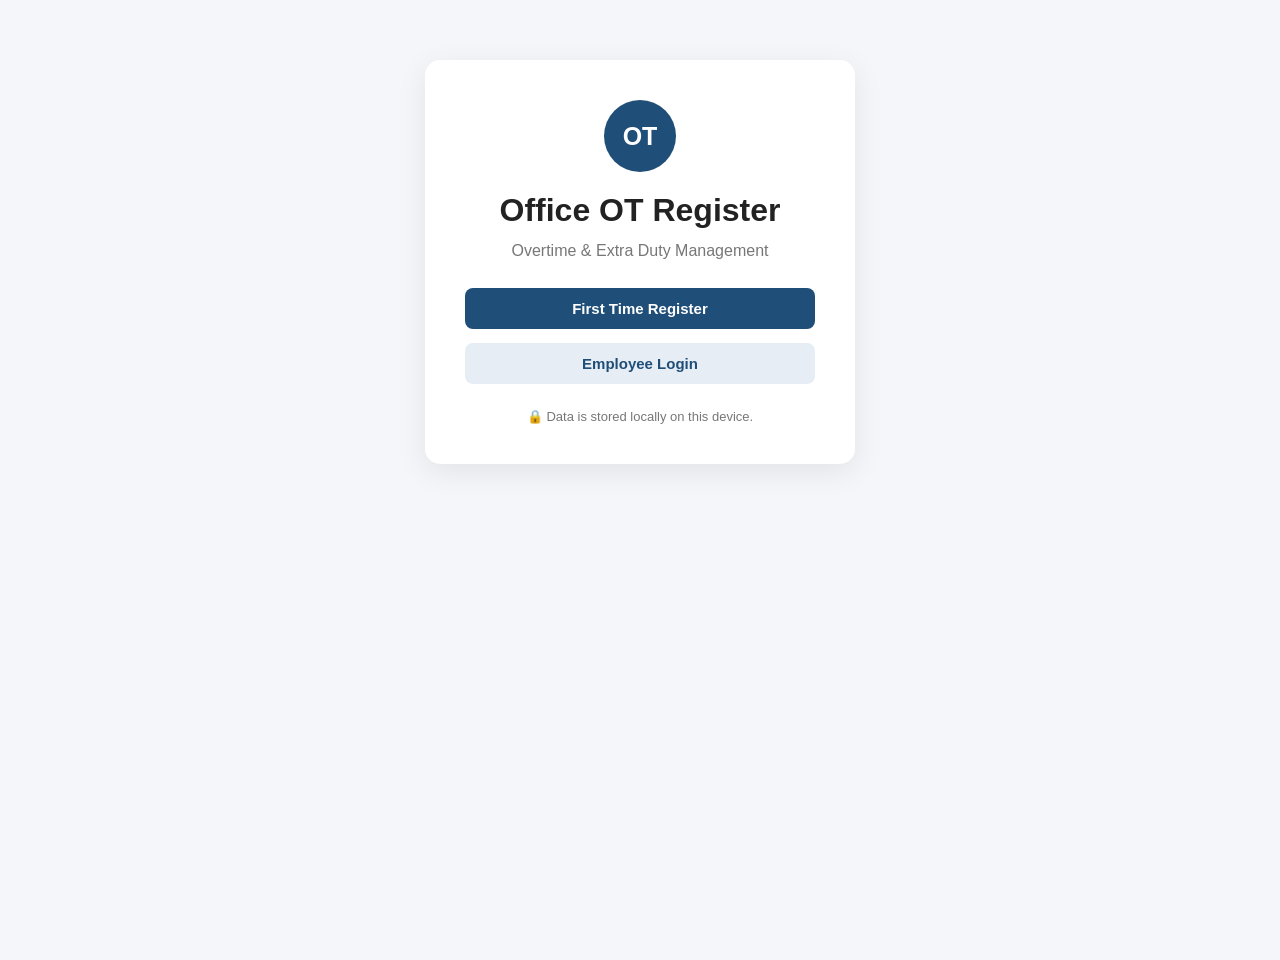
<file: index.html>
<!DOCTYPE html>
<html lang="en">

<head>

    <meta charset="UTF-8">

    <meta name="viewport"
          content="width=device-width, initial-scale=1.0">

    <title>Office OT Register</title>

    <link rel="stylesheet"
          href="css/style.css">

</head>


<body>


<div class="login-box">


    <div class="logo">
        OT
    </div>


    <h1>
        Office OT Register
    </h1>


    <p class="subtitle">
        Overtime & Extra Duty Management
    </p>


    <div class="home-buttons">


        <a href="register.html"
           class="primary-btn">

            First Time Register

        </a>


        <a href="login.html"
           class="secondary-btn">

            Employee Login

        </a>


    </div>


    <p class="local-info">

        🔒 Data is stored locally on
        this device.

    </p>


</div>


</body>

</html>
</file>
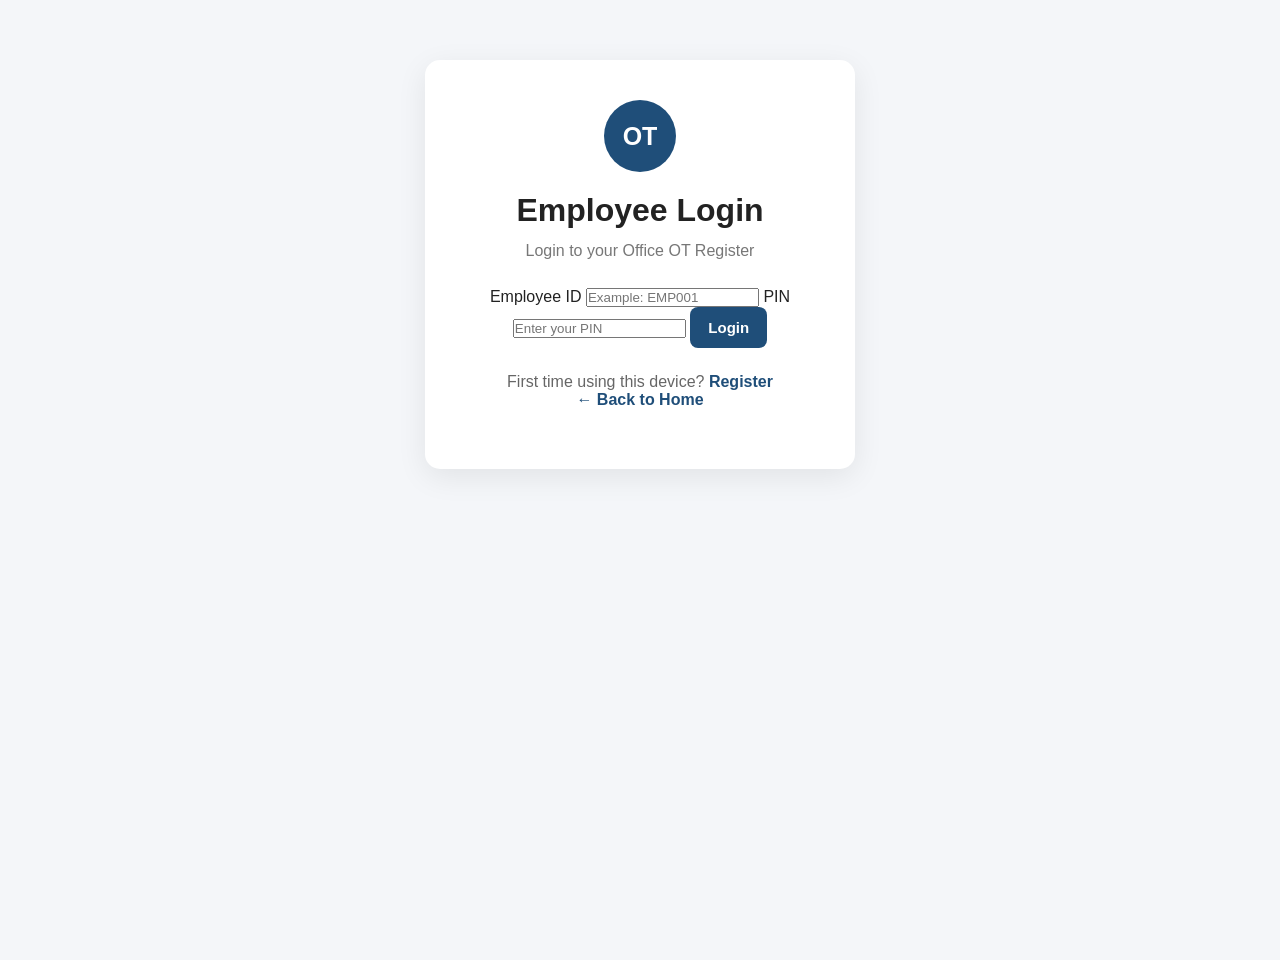
<file: admin.html>
<!DOCTYPE html>
<html lang="en">

<head>

    <meta charset="UTF-8">

    <meta name="viewport"
          content="width=device-width, initial-scale=1.0">

    <title>Admin Module - Office OT Register</title>

    <link rel="stylesheet"
          href="css/style.css">

</head>


<body>


<header class="topbar">

    <div>

        <h2>
            Office OT Register
        </h2>

        <span>
            Admin Module
        </span>

    </div>


    <button
        type="button"
        onclick="logout()"
        class="logout-btn">

        Logout

    </button>

</header>



<main class="container">


    <a
        href="dashboard.html"
        class="back-link">

        ← Dashboard

    </a>



    <div class="form-box wide">


        <h1>
            Office Settings
        </h1>


        <p class="subtitle">

            Set the normal working hours
            and working days for the office.

        </p>



        <form id="settingsForm">


            <!-- START TIME -->

            <label for="startTime">

                Normal Working Start Time

            </label>


            <input
                type="time"
                id="startTime"
                required
            >



            <!-- END TIME -->

            <label for="endTime">

                Normal Working End Time

            </label>


            <input
                type="time"
                id="endTime"
                required
            >



            <!-- NORMAL HOURS -->

            <label for="normalHours">

                Normal Working Hours

            </label>


            <input
                type="number"
                id="normalHours"
                min="0"
                step="0.5"
                placeholder="Example: 8"
                required
            >



            <!-- MONTH -->

            <label for="selectedMonth">

                Current Working Month

            </label>


            <input
                type="month"
                id="selectedMonth"
                required
            >



            <!-- WORKING DAYS -->

            <h3 class="settings-heading">

                Working Days

            </h3>


            <div class="days-grid">


                <label class="check-label">

                    <input
                        type="checkbox"
                        class="workingDay"
                        value="Monday"
                    >

                    Monday

                </label>



                <label class="check-label">

                    <input
                        type="checkbox"
                        class="workingDay"
                        value="Tuesday"
                    >

                    Tuesday

                </label>



                <label class="check-label">

                    <input
                        type="checkbox"
                        class="workingDay"
                        value="Wednesday"
                    >

                    Wednesday

                </label>



                <label class="check-label">

                    <input
                        type="checkbox"
                        class="workingDay"
                        value="Thursday"
                    >

                    Thursday

                </label>



                <label class="check-label">

                    <input
                        type="checkbox"
                        class="workingDay"
                        value="Friday"
                    >

                    Friday

                </label>



                <label class="check-label">

                    <input
                        type="checkbox"
                        class="workingDay"
                        value="Saturday"
                    >

                    Saturday

                </label>



                <label class="check-label">

                    <input
                        type="checkbox"
                        class="workingDay"
                        value="Sunday"
                    >

                    Sunday

                </label>


            </div>



            <!-- SAVE -->

            <button
                type="submit"
                class="primary-btn">

                💾 Save Office Settings

            </button>


        </form>


    </div>



    <!-- CURRENT SETTINGS -->

    <div class="summary-box">


        <h2>
            Current Settings
        </h2>


        <div
            id="currentSettings"
            class="settings-display">

            No settings saved yet.

        </div>


    </div>


</main>



<script src="js/db.js"></script>

<script src="js/auth.js"></script>

<script src="js/admin.js"></script>


</body>

</html>
</file>
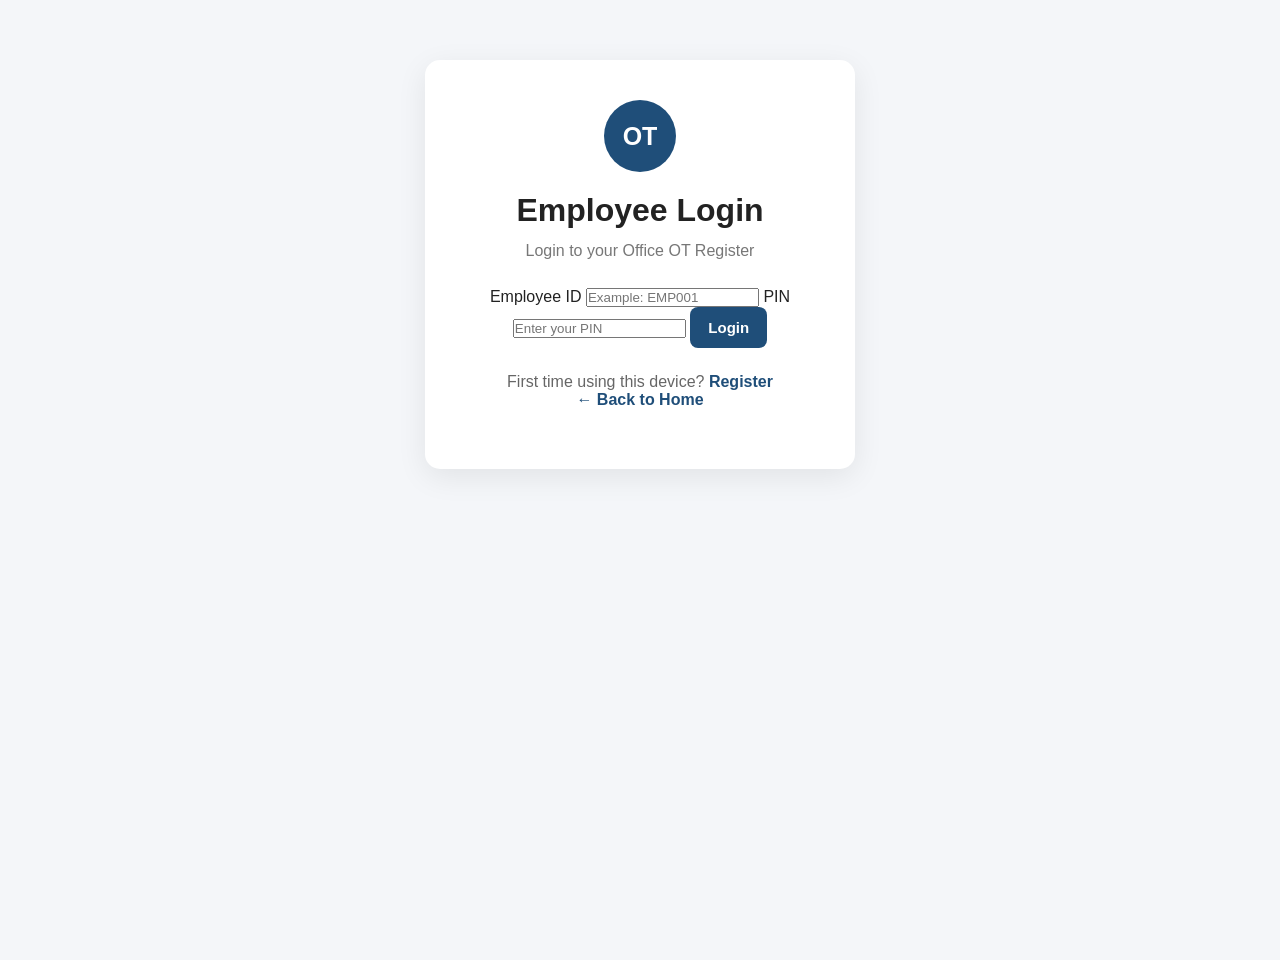
<file: daily.html>
<!DOCTYPE html>
<html lang="en">

<head>

    <meta charset="UTF-8">

    <meta name="viewport"
          content="width=device-width, initial-scale=1.0">

    <title>Daily OT Entry</title>

    <link rel="stylesheet"
          href="css/style.css">

</head>


<body>


<header class="topbar">

    <div>

        <h2>
            Daily OT Entry
        </h2>

        <span id="employeeName">
            Employee
        </span>

    </div>


    <button
        type="button"
        onclick="logout()"
        class="logout-btn">

        Logout

    </button>

</header>



<main class="container">


    <a
        href="dashboard.html"
        class="back-link">

        ← Dashboard

    </a>



    <!-- ENTRY FORM -->

    <div class="form-box wide">


        <h1>
            Daily OT Entry
        </h1>


        <p class="subtitle">

            Enter your overtime and
            extra duty details for the day.

        </p>



        <form id="dailyForm">


            <!-- DATE -->

            <label for="date">

                Date *

            </label>


            <input
                type="date"
                id="date"
                required
            >



            <!-- OT HOURS -->

            <label for="otHours">

                OT Hours

            </label>


            <input
                type="number"
                id="otHours"
                min="0"
                step="0.5"
                placeholder="Example: 2"
            >



            <!-- EXTRA DUTY -->

            <label for="extraDuty">

                Extra Duty

            </label>


            <input
                type="text"
                id="extraDuty"
                placeholder="Example: Laptop Maintenance"
            >



            <!-- EXTRA DUTY HOURS -->

            <label for="extraHours">

                Extra Duty Hours

            </label>


            <input
                type="number"
                id="extraHours"
                min="0"
                step="0.5"
                placeholder="Example: 1.5"
            >



            <!-- REMARKS -->

            <label for="remarks">

                Remarks

            </label>


            <textarea
                id="remarks"
                rows="4"
                placeholder="Enter additional details..."
            ></textarea>



            <!-- SAVE -->

            <button
                type="submit"
                class="primary-btn">

                💾 Save Daily Record

            </button>


        </form>


    </div>



    <!-- DAILY SUMMARY -->

    <div class="summary-box">


        <h2>
            Selected Date Summary
        </h2>


        <div class="summary-items">


            <div>

                <span>
                    Total OT
                </span>

                <strong>

                    <span id="totalOT">
                        0
                    </span>

                    hrs

                </strong>

            </div>



            <div>

                <span>
                    Total Extra Duty
                </span>

                <strong>

                    <span id="totalExtra">
                        0
                    </span>

                    hrs

                </strong>

            </div>


        </div>


    </div>



    <!-- RECORD TABLE -->

    <div class="table-box">


        <h2>
            Records for Selected Date
        </h2>



        <div class="table-scroll">


            <table>


                <thead>

                    <tr>

                        <th>
                            Date
                        </th>

                        <th>
                            OT Hours
                        </th>

                        <th>
                            Extra Duty
                        </th>

                        <th>
                            Extra Hours
                        </th>

                        <th>
                            Remarks
                        </th>

                        <th>
                            Action
                        </th>

                    </tr>

                </thead>



                <tbody id="dailyTable">

                    <tr>

                        <td
                            colspan="6"
                            style="text-align:center;">

                            No records found.

                        </td>

                    </tr>

                </tbody>


            </table>


        </div>


    </div>


</main>



<script src="js/db.js"></script>

<script src="js/auth.js"></script>

<script src="js/daily.js"></script>


</body>

</html>
</file>
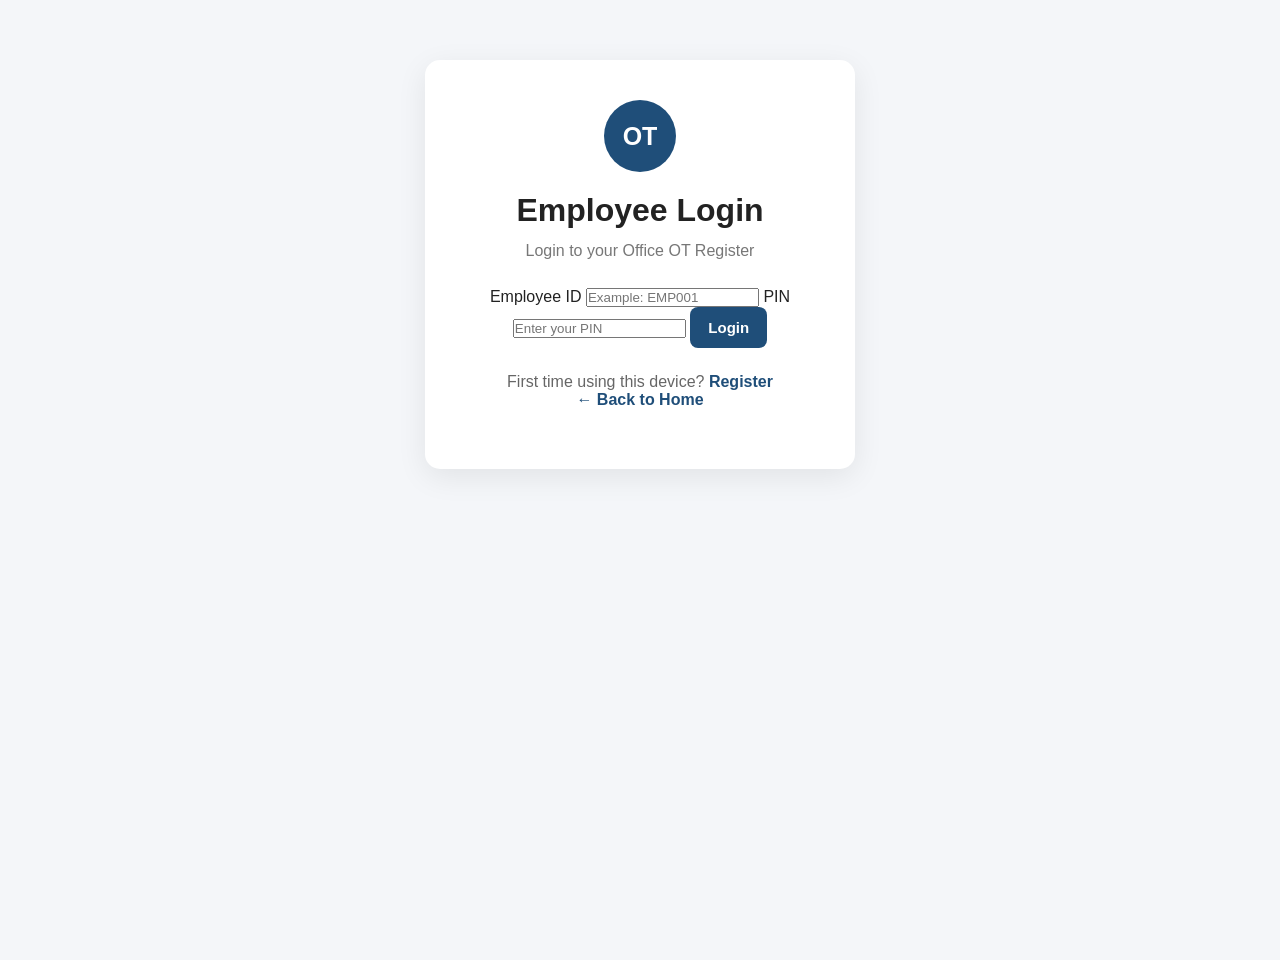
<file: dashboard.html>
<!DOCTYPE html>
<html lang="en">

<head>

    <meta charset="UTF-8">

    <meta name="viewport"
          content="width=device-width, initial-scale=1.0">

    <title>Dashboard - Office OT Register</title>

    <link rel="stylesheet"
          href="css/style.css">

</head>


<body>


<header class="topbar">

    <div>

        <h2>
            Office OT Register
        </h2>

        <span>
            Employee Dashboard
        </span>

    </div>


    <button
        type="button"
        onclick="logout()"
        class="logout-btn">

        Logout

    </button>

</header>



<main class="container">


    <!-- WELCOME -->

    <section class="welcome">

        <p>
            Welcome
        </p>

        <h1 id="employeeName">
            Employee
        </h1>

        <p id="employeeInfo">
            Loading employee details...
        </p>

    </section>



    <!-- TODAY SUMMARY -->

    <section class="cards">


        <div class="card">

            <div class="card-icon">
                ⏱️
            </div>

            <h3>
                Today's OT
            </h3>

            <p>
                <span id="todayOT">
                    0
                </span>
                hrs
            </p>

        </div>



        <div class="card">

            <div class="card-icon">
                🛠️
            </div>

            <h3>
                Today's Extra Duty
            </h3>

            <p>
                <span id="todayExtra">
                    0
                </span>
                hrs
            </p>

        </div>


    </section>



    <!-- QUICK ACTIONS -->

    <div class="section-title">

        <h2>
            Quick Actions
        </h2>

    </div>



    <section class="menu-grid">


        <!-- DAILY OT -->

        <a
            href="daily.html"
            class="menu-card">

            <span>
                ➕
            </span>

            <h3>
                Daily OT Entry
            </h3>

            <p>
                Add today's OT hours,
                extra duty and remarks.
            </p>

        </a>



        <!-- HISTORY -->

        <a
            href="history.html"
            class="menu-card">

            <span>
                📋
            </span>

            <h3>
                OT History
            </h3>

            <p>
                View all your previous
                OT records.
            </p>

        </a>



        <!-- REPORT -->

        <a
            href="report.html"
            class="menu-card">

            <span>
                📊
            </span>

            <h3>
                Monthly Report
            </h3>

            <p>
                View monthly OT report
                and export to Excel.
            </p>

        </a>



        <!-- ADMIN -->

        <a
            href="admin.html"
            class="menu-card">

            <span>
                ⚙️
            </span>

            <h3>
                Admin Module
            </h3>

            <p>
                Manage office hours,
                working days and rules.
            </p>

        </a>


    </section>


</main>



<script src="js/db.js"></script>

<script src="js/auth.js"></script>

<script src="js/dashboard.js"></script>


</body>

</html>
</file>
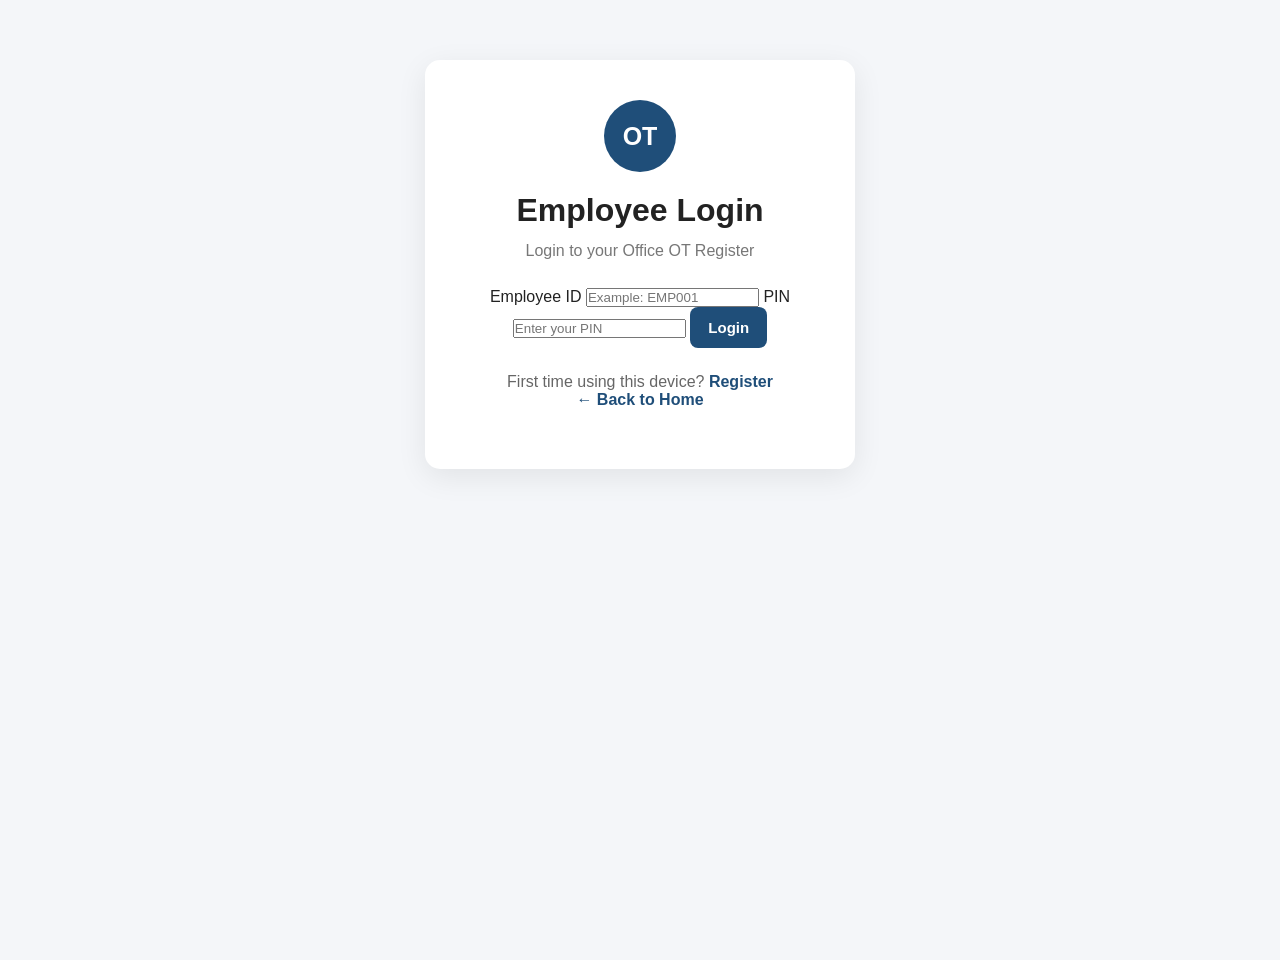
<file: history.html>
<!DOCTYPE html>
<html lang="en">

<head>

    <meta charset="UTF-8">

    <meta name="viewport"
          content="width=device-width, initial-scale=1.0">

    <title>OT History</title>

    <link rel="stylesheet"
          href="css/style.css">

</head>


<body>


<header class="topbar">

    <div>

        <h2>
            OT History
        </h2>

        <span id="employeeName">
            Employee
        </span>

    </div>


    <button
        type="button"
        onclick="logout()"
        class="logout-btn">

        Logout

    </button>

</header>



<main class="container">


    <a
        href="dashboard.html"
        class="back-link">

        ← Dashboard

    </a>



    <!-- EMPLOYEE -->

    <div class="welcome">

        <p>
            Employee
        </p>

        <h1 id="employeeNameHistory">
            Loading...
        </h1>

    </div>



    <!-- SUMMARY -->

    <div class="summary-box">


        <h2>
            My OT Summary
        </h2>



        <div class="summary-items">


            <div>

                <span>
                    Total OT
                </span>

                <strong>

                    <span id="historyTotalOT">
                        0
                    </span>

                    hrs

                </strong>

            </div>



            <div>

                <span>
                    Total Extra Duty
                </span>

                <strong>

                    <span id="historyTotalExtra">
                        0
                    </span>

                    hrs

                </strong>

            </div>



            <div>

                <span>
                    Total Records
                </span>

                <strong>

                    <span id="historyTotalRecords">
                        0
                    </span>

                </strong>

            </div>


        </div>


    </div>



    <!-- FILTER -->

    <div class="report-controls">


        <div>

            <label for="historyMonth">

                Select Month

            </label>


            <input
                type="month"
                id="historyMonth"
            >

        </div>



        <button
            type="button"
            onclick="loadHistory()"
            class="secondary-btn">

            🔍 View

        </button>



        <button
            type="button"
            onclick="clearHistoryFilter()"
            class="secondary-btn">

            Show All

        </button>


    </div>



    <!-- HISTORY TABLE -->

    <div class="table-box">


        <h2>
            OT Records
        </h2>



        <div class="table-scroll">


            <table>


                <thead>

                    <tr>

                        <th>
                            Date
                        </th>

                        <th>
                            OT Hours
                        </th>

                        <th>
                            Extra Duty
                        </th>

                        <th>
                            Extra Hours
                        </th>

                        <th>
                            Remarks
                        </th>

                        <th>
                            Action
                        </th>

                    </tr>

                </thead>



                <tbody id="historyTable">

                    <tr>

                        <td
                            colspan="6"
                            style="text-align:center;">

                            Loading records...

                        </td>

                    </tr>

                </tbody>


            </table>


        </div>


    </div>


</main>



<script src="js/db.js"></script>

<script src="js/auth.js"></script>

<script src="js/history.js"></script>


</body>

</html>
</file>
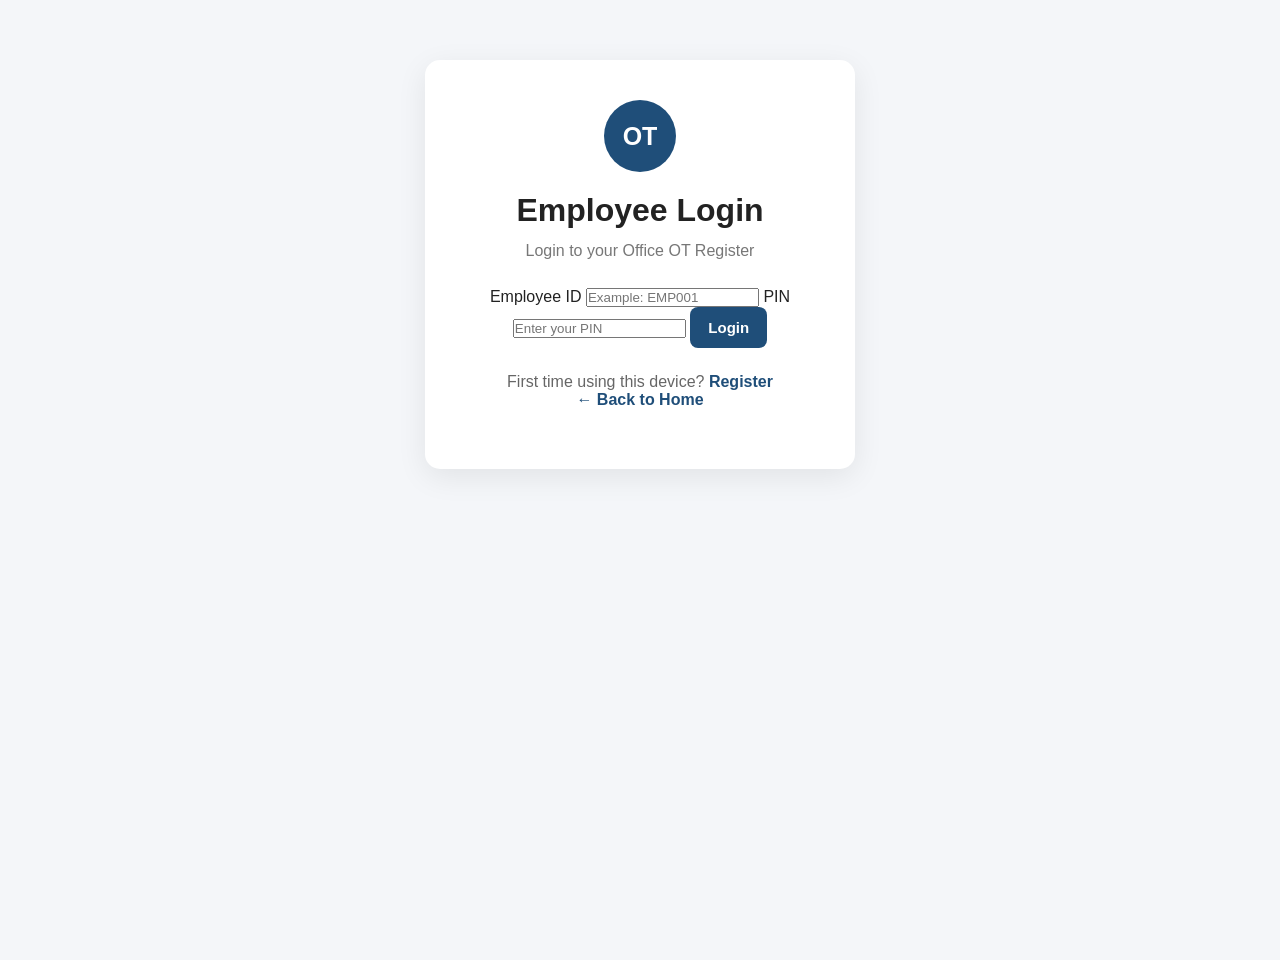
<file: login.html>
<!DOCTYPE html>
<html lang="en">

<head>

    <meta charset="UTF-8">

    <meta name="viewport"
          content="width=device-width, initial-scale=1.0">

    <title>Employee Login</title>

    <link rel="stylesheet"
          href="css/style.css">

</head>


<body>


<div class="login-box">


    <div class="logo">
        OT
    </div>


    <h1>
        Employee Login
    </h1>


    <p class="subtitle">
        Login to your Office OT Register
    </p>


    <form id="loginForm">


        <!-- EMPLOYEE ID -->

        <label for="employeeId">

            Employee ID

        </label>


        <input
            type="text"
            id="employeeId"
            placeholder="Example: EMP001"
            autocomplete="username"
            required
        >


        <!-- PIN -->

        <label for="pin">

            PIN

        </label>


        <input
            type="password"
            id="pin"
            placeholder="Enter your PIN"
            autocomplete="current-password"
            required
        >


        <!-- LOGIN -->

        <button
            type="submit"
            class="primary-btn">

            Login

        </button>


    </form>


    <div class="bottom-link">

        First time using this device?

        <a href="register.html">
            Register
        </a>

    </div>


    <a href="index.html"
       class="back-link">

        ← Back to Home

    </a>


</div>


<!-- DATABASE -->

<script src="js/db.js"></script>

<!-- AUTH -->

<script src="js/auth.js"></script>


</body>

</html>
</file>
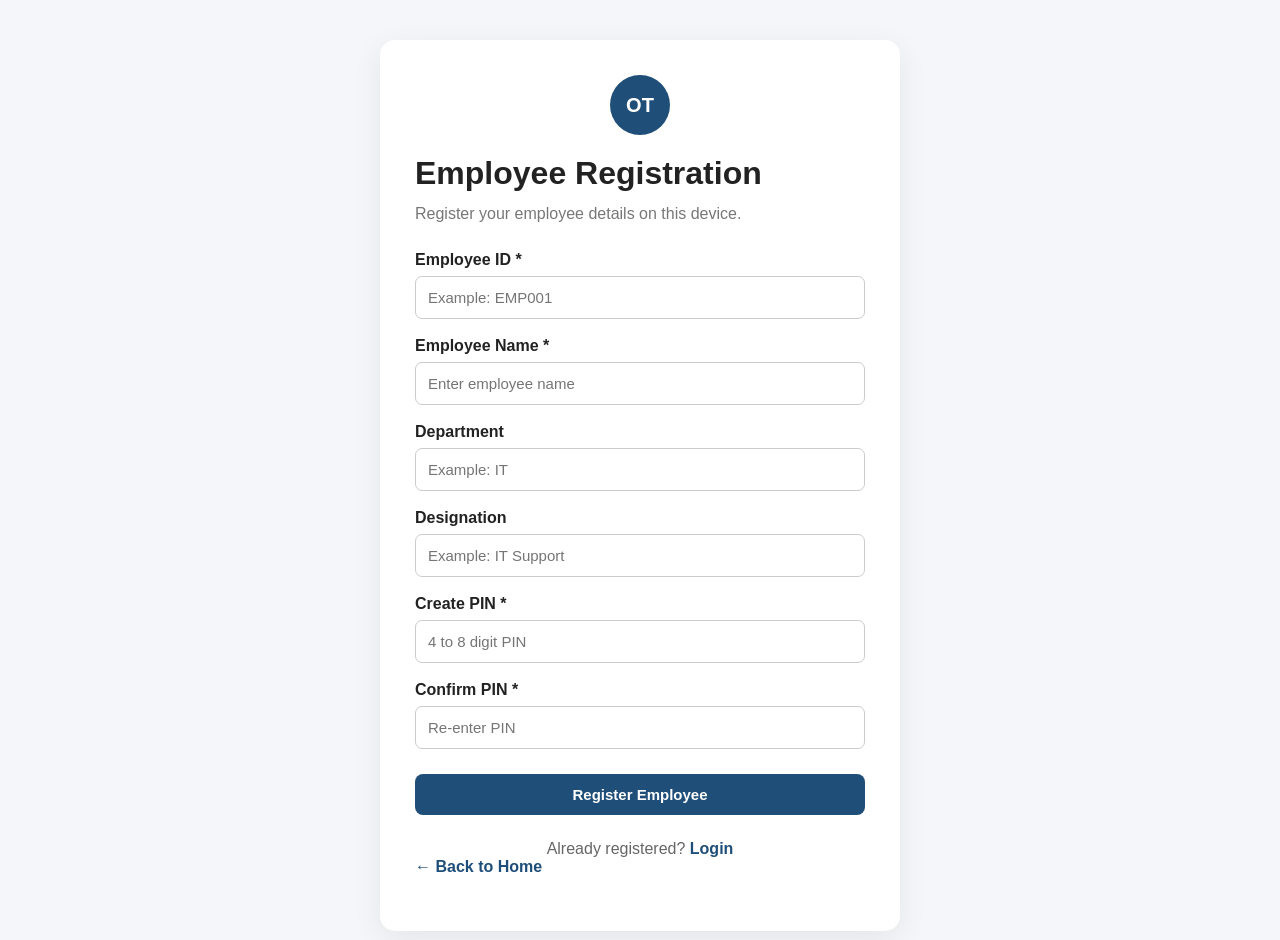
<file: register.html>
<!DOCTYPE html>
<html lang="en">

<head>

    <meta charset="UTF-8">

    <meta name="viewport"
          content="width=device-width, initial-scale=1.0">

    <title>Employee Registration</title>

    <link rel="stylesheet"
          href="css/style.css">

</head>


<body>


<div class="form-box">


    <div class="logo small-logo">
        OT
    </div>


    <h1>
        Employee Registration
    </h1>


    <p class="subtitle">
        Register your employee details
        on this device.
    </p>


    <form id="registerForm">


        <!-- EMPLOYEE ID -->

        <label for="employeeId">

            Employee ID *

        </label>


        <input
            type="text"
            id="employeeId"
            placeholder="Example: EMP001"
            autocomplete="off"
            required
        >


        <!-- EMPLOYEE NAME -->

        <label for="employeeName">

            Employee Name *

        </label>


        <input
            type="text"
            id="employeeName"
            placeholder="Enter employee name"
            autocomplete="name"
            required
        >


        <!-- DEPARTMENT -->

        <label for="department">

            Department

        </label>


        <input
            type="text"
            id="department"
            placeholder="Example: IT"
            autocomplete="organization"
        >


        <!-- DESIGNATION -->

        <label for="designation">

            Designation

        </label>


        <input
            type="text"
            id="designation"
            placeholder="Example: IT Support"
        >


        <!-- PIN -->

        <label for="pin">

            Create PIN *

        </label>


        <input
            type="password"
            id="pin"
            placeholder="4 to 8 digit PIN"
            minlength="4"
            maxlength="8"
            inputmode="numeric"
            required
        >


        <!-- CONFIRM PIN -->

        <label for="confirmPin">

            Confirm PIN *

        </label>


        <input
            type="password"
            id="confirmPin"
            placeholder="Re-enter PIN"
            minlength="4"
            maxlength="8"
            inputmode="numeric"
            required
        >


        <!-- REGISTER -->

        <button
            type="submit"
            class="primary-btn">

            Register Employee

        </button>


    </form>


    <div class="bottom-link">

        Already registered?

        <a href="login.html">
            Login
        </a>

    </div>


    <a href="index.html"
       class="back-link">

        ← Back to Home

    </a>


</div>


<!-- DATABASE -->

<script src="js/db.js"></script>

<!-- AUTH -->

<script src="js/auth.js"></script>


</body>

</html>
</file>
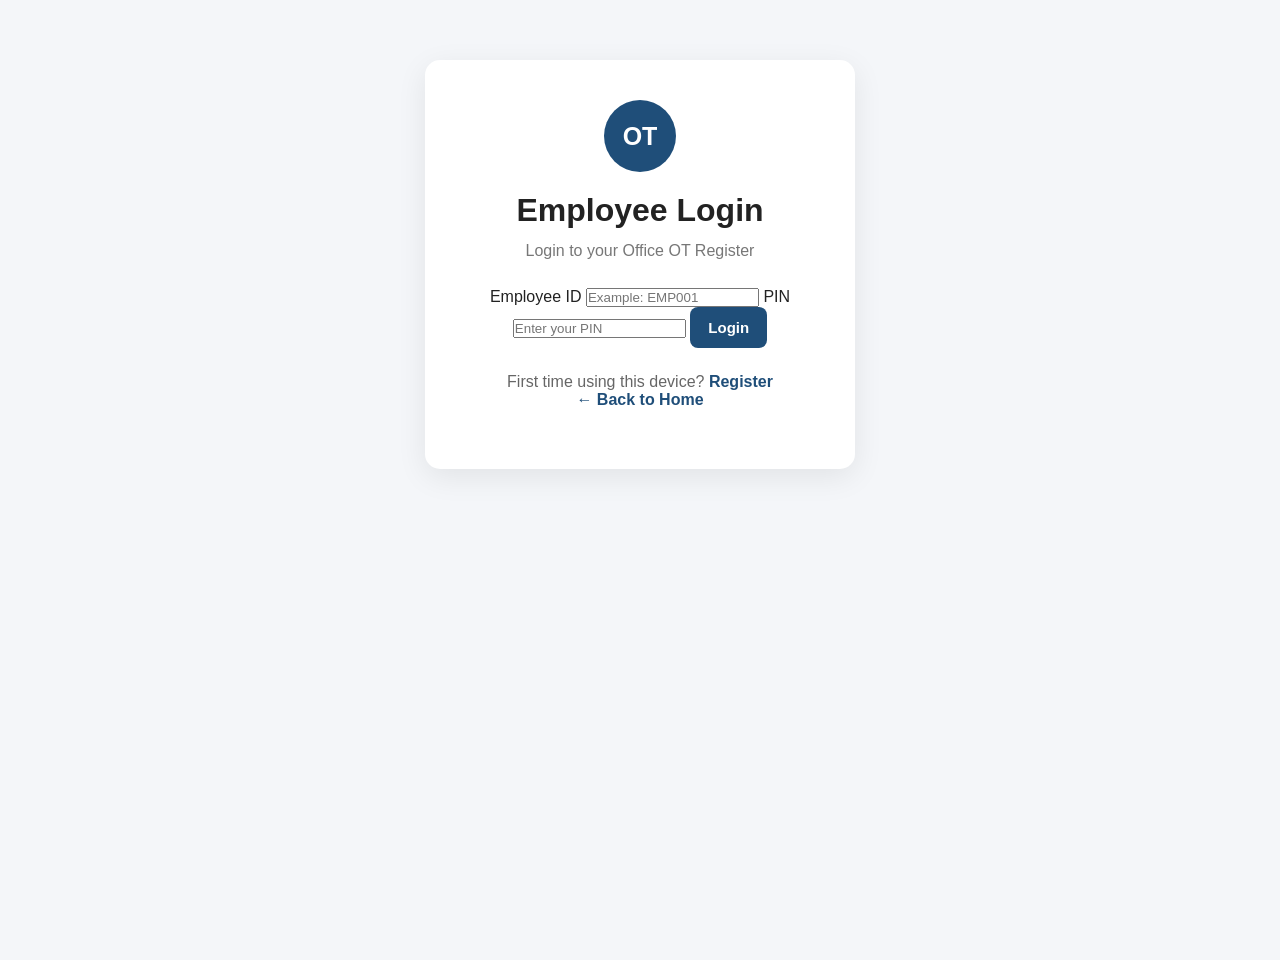
<file: report.html>
<!DOCTYPE html>
<html lang="en">

<head>

    <meta charset="UTF-8">

    <meta name="viewport"
          content="width=device-width, initial-scale=1.0">

    <title>Monthly Report - Office OT Register</title>

    <link rel="stylesheet"
          href="css/style.css">

</head>


<body>


<header class="topbar">

    <div>

        <h2>
            Office OT Register
        </h2>

        <span>
            Monthly OT Report
        </span>

    </div>


    <button
        type="button"
        onclick="logout()"
        class="logout-btn">

        Logout

    </button>

</header>



<main class="container">


    <a
        href="dashboard.html"
        class="back-link">

        ← Dashboard

    </a>



    <!-- REPORT CONTROLS -->

    <div class="report-controls">


        <div>

            <label for="month">

                Select Month

            </label>


            <input
                type="month"
                id="month"
            >

        </div>



        <button
            type="button"
            onclick="loadMonthlyReport()"
            class="secondary-btn">

            🔍 View Report

        </button>



        <button
            type="button"
            onclick="downloadExcel()"
            class="primary-btn">

            📥 Download Excel

        </button>


    </div>



    <!-- EMPLOYEE INFORMATION -->

    <div class="summary-box">


        <h2>
            Employee
        </h2>


        <p>

            <strong>
                Name:
            </strong>

            <span id="reportEmployeeName">
                -
            </span>

        </p>


        <p>

            <strong>
                Employee ID:
            </strong>

            <span id="reportEmployeeId">
                -
            </span>

        </p>


    </div>



    <!-- SUMMARY -->

    <div class="summary-box">


        <h2>
            Monthly Summary
        </h2>


        <div class="summary-items">


            <div>

                <span>
                    Total OT
                </span>

                <strong>

                    <span id="totalOT">
                        0
                    </span>

                    hrs

                </strong>

            </div>



            <div>

                <span>
                    Total Extra Duty
                </span>

                <strong>

                    <span id="totalExtra">
                        0
                    </span>

                    hrs

                </strong>

            </div>



            <div>

                <span>
                    Total Records
                </span>

                <strong>

                    <span id="totalRecords">
                        0
                    </span>

                </strong>

            </div>


        </div>


    </div>



    <!-- REPORT TABLE -->

    <div class="table-box">


        <h2>
            Monthly Records
        </h2>


        <div class="table-scroll">


            <table id="reportTableElement">


                <thead>

                    <tr>

                        <th>
                            Date
                        </th>

                        <th>
                            Employee ID
                        </th>

                        <th>
                            Employee Name
                        </th>

                        <th>
                            OT Hours
                        </th>

                        <th>
                            Extra Duty
                        </th>

                        <th>
                            Extra Hours
                        </th>

                        <th>
                            Remarks
                        </th>

                    </tr>

                </thead>


                <tbody id="reportTable">

                    <tr>

                        <td
                            colspan="7"
                            style="text-align:center;">

                            Select a month
                            to view records.

                        </td>

                    </tr>

                </tbody>


            </table>


        </div>


    </div>


</main>



<script src="js/db.js"></script>

<script src="js/auth.js"></script>

<script src="js/report.js"></script>


</body>

</html>
</file>
<file: css/style.css>
/* ==========================================
   GLOBAL
========================================== */

* {
    box-sizing: border-box;
    margin: 0;
    padding: 0;
}


body {

    font-family:
        Arial,
        Helvetica,
        sans-serif;

    background: #f4f6f9;

    color: #222;

    min-height: 100vh;
}


a {
    text-decoration: none;
    color: inherit;
}


button,
input,
textarea {
    font-family: inherit;
}


/* ==========================================
   LOGIN / HOME
========================================== */

.login-box {

    width: 92%;

    max-width: 430px;

    margin: 60px auto;

    padding: 40px;

    background: white;

    border-radius: 15px;

    box-shadow:
        0 8px 30px
        rgba(0, 0, 0, 0.08);

    text-align: center;
}


.logo {

    width: 72px;

    height: 72px;

    margin: 0 auto 20px;

    display: flex;

    align-items: center;

    justify-content: center;

    background: #1f4e79;

    color: white;

    border-radius: 50%;

    font-size: 25px;

    font-weight: bold;
}


.small-logo {

    width: 60px;

    height: 60px;

    font-size: 20px;
}


.login-box h1,
.form-box h1 {

    margin-bottom: 10px;
}


.subtitle {

    color: #777;

    line-height: 1.5;

    margin-bottom: 25px;
}


/* ==========================================
   BUTTONS
========================================== */

.primary-btn,
.secondary-btn,
.logout-btn {

    display: inline-block;

    padding: 12px 18px;

    border: none;

    border-radius: 8px;

    font-size: 15px;

    font-weight: bold;

    cursor: pointer;

    text-align: center;
}


.primary-btn {

    background: #1f4e79;

    color: white;
}


.primary-btn:hover {

    opacity: 0.9;
}


.secondary-btn {

    background: #e7edf4;

    color: #1f4e79;
}


.secondary-btn:hover {

    background: #dce5ef;
}


.logout-btn {

    background: #dc3545;

    color: white;
}


.logout-btn:hover {

    opacity: 0.9;
}


/* ==========================================
   HOME BUTTONS
========================================== */

.home-buttons {

    display: flex;

    flex-direction: column;

    gap: 14px;

    margin-top: 25px;
}


.local-info {

    margin-top: 25px;

    font-size: 13px;

    color: #777;
}


/* ==========================================
   FORM
========================================== */

.form-box {

    width: 92%;

    max-width: 520px;

    margin: 40px auto;

    padding: 35px;

    background: white;

    border-radius: 15px;

    box-shadow:
        0 8px 30px
        rgba(0, 0, 0, 0.07);
}


.form-box.wide {

    max-width: 750px;
}


.form-box label {

    display: block;

    margin-top: 18px;

    margin-bottom: 7px;

    font-weight: bold;
}


.form-box input,
.form-box textarea,
.form-box select {

    width: 100%;

    padding: 12px;

    border: 1px solid #ccc;

    border-radius: 7px;

    outline: none;

    font-size: 15px;
}


.form-box textarea {

    resize: vertical;
}


.form-box input:focus,
.form-box textarea:focus {

    border-color: #1f4e79;
}


.form-box .primary-btn {

    width: 100%;

    margin-top: 25px;
}


.bottom-link {

    text-align: center;

    margin-top: 25px;

    color: #666;
}


.bottom-link a {

    color: #1f4e79;

    font-weight: bold;
}


.back-link {

    display: inline-block;

    margin-bottom: 20px;

    color: #1f4e79;

    font-weight: bold;
}


/* ==========================================
   TOPBAR
========================================== */

.topbar {

    background: white;

    padding:
        17px 5%;

    display: flex;

    align-items: center;

    justify-content: space-between;

    gap: 20px;

    box-shadow:
        0 2px 10px
        rgba(0, 0, 0, 0.06);
}


.topbar h2 {

    margin-bottom: 4px;
}


.topbar span {

    color: #777;

    font-size: 13px;
}


/* ==========================================
   CONTAINER
========================================== */

.container {

    width: 90%;

    max-width: 1200px;

    margin: 30px auto;
}


.welcome {

    margin-bottom: 25px;
}


.welcome p {

    color: #777;

    margin-bottom: 5px;
}


/* ==========================================
   DASHBOARD CARDS
========================================== */

.cards {

    display: grid;

    grid-template-columns:
        repeat(2, 1fr);

    gap: 20px;

    margin-bottom: 35px;
}


.card {

    background: white;

    padding: 25px;

    border-radius: 12px;

    box-shadow:
        0 4px 15px
        rgba(0, 0, 0, 0.06);
}


.card-icon {

    font-size: 28px;

    margin-bottom: 10px;
}


.card h3 {

    color: #666;

    font-size: 15px;
}


.card p {

    margin-top: 10px;

    font-size: 28px;

    font-weight: bold;

    color: #1f4e79;
}


/* ==========================================
   MENU
========================================== */

.section-title {

    margin-bottom: 15px;
}


.menu-grid {

    display: grid;

    grid-template-columns:
        repeat(4, 1fr);

    gap: 20px;
}


.menu-card {

    background: white;

    padding: 25px;

    border-radius: 12px;

    box-shadow:
        0 4px 15px
        rgba(0, 0, 0, 0.06);

    transition:
        transform 0.2s;
}


.menu-card:hover {

    transform:
        translateY(-4px);
}


.menu-card > span {

    font-size: 30px;
}


.menu-card h3 {

    margin:
        15px 0 8px;
}


.menu-card p {

    color: #777;

    font-size: 14px;

    line-height: 1.5;
}


/* ==========================================
   SUMMARY
========================================== */

.summary-box {

    background: white;

    padding: 25px;

    margin-bottom: 25px;

    border-radius: 12px;

    box-shadow:
        0 4px 15px
        rgba(0, 0, 0, 0.06);
}


.summary-box h2 {

    margin-bottom: 20px;
}


.summary-box > p {

    margin-bottom: 10px;
}


.summary-items {

    display: flex;

    gap: 45px;

    flex-wrap: wrap;
}


.summary-items div {

    display: flex;

    flex-direction: column;

    gap: 7px;
}


.summary-items span {

    color: #777;
}


.summary-items strong {

    font-size: 24px;

    color: #1f4e79;
}


/* ==========================================
   TABLE
========================================== */

.table-box {

    background: white;

    padding: 25px;

    border-radius: 12px;

    box-shadow:
        0 4px 15px
        rgba(0, 0, 0, 0.06);
}


.table-box h2 {

    margin-bottom: 20px;
}


.table-scroll {

    width: 100%;

    overflow-x: auto;
}


table {

    width: 100%;

    border-collapse: collapse;

    min-width: 750px;
}


th,
td {

    padding: 12px;

    border-bottom:
        1px solid #ddd;

    text-align: left;

    font-size: 14px;
}


th {

    background: #f1f4f8;

    font-weight: bold;
}


td button {

    border: none;

    background: #dc3545;

    color: white;

    padding: 7px 11px;

    border-radius: 5px;

    cursor: pointer;
}


/* ==========================================
   ADMIN
========================================== */

.settings-heading {

    margin-top: 30px;

    margin-bottom: 12px;
}


.days-grid {

    display: grid;

    grid-template-columns:
        repeat(3, 1fr);

    gap: 10px;

    margin-top: 10px;
}


.check-label {

    background: #f4f6f9;

    padding: 12px;

    border-radius: 7px;

    cursor: pointer;

    font-weight: normal !important;

    margin: 0 !important;
}


.check-label input {

    width: auto;

    margin-right: 8px;
}


.settings-display {

    line-height: 1.8;

    color: #555;
}


/* ==========================================
   REPORT CONTROLS
========================================== */

.report-controls {

    background: white;

    padding: 20px;

    margin-bottom: 25px;

    border-radius: 12px;

    display: flex;

    align-items: end;

    gap: 15px;

    flex-wrap: wrap;

    box-shadow:
        0 4px 15px
        rgba(0, 0, 0, 0.06);
}


.report-controls > div {

    min-width: 220px;
}


.report-controls label {

    display: block;

    margin-bottom: 7px;

    font-weight: bold;
}


.report-controls input {

    width: 100%;

    padding: 12px;

    border:
        1px solid #ccc;

    border-radius: 7px;
}


/* ==========================================
   MOBILE
========================================== */

@media (max-width: 900px) {

    .menu-grid {

        grid-template-columns:
            repeat(2, 1fr);
    }

}


@media (max-width: 600px) {

    .login-box,
    .form-box {

        width: 94%;

        margin:
            20px auto;

        padding: 25px;
    }


    .container {

        width: 94%;
    }


    .cards {

        grid-template-columns:
            1fr;
    }


    .menu-grid {

        grid-template-columns:
            1fr;
    }


    .days-grid {

        grid-template-columns:
            1fr 1fr;
    }


    .topbar {

        padding:
            15px 4%;
    }


    .topbar h2 {

        font-size: 18px;
    }


    .summary-items {

        gap: 25px;
    }


    .report-controls {

        flex-direction: column;

        align-items:
            stretch;
    }


    .report-controls > div {

        min-width: 100%;
    }


    .report-controls button {

        width: 100%;
    }

}
</file>
